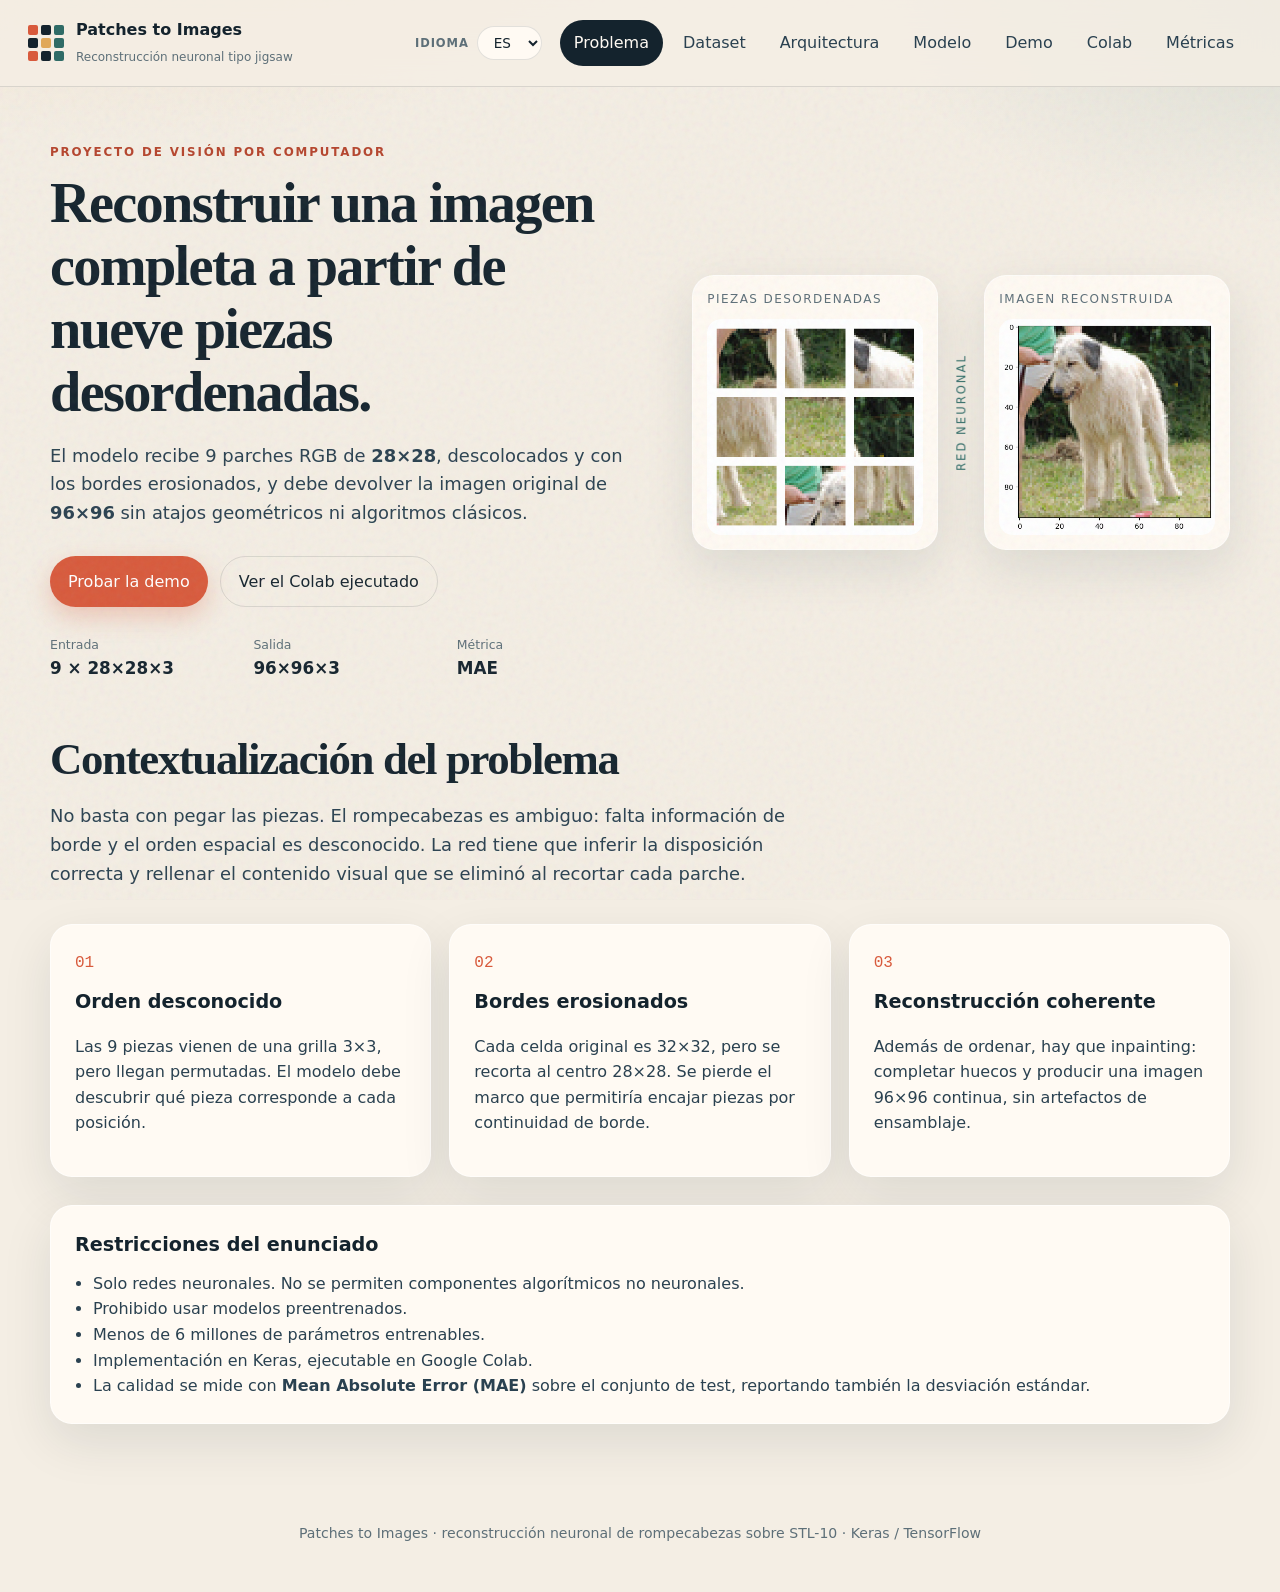
<file: index.html>
<!DOCTYPE html>
<html lang="es">
<head>
  <meta charset="UTF-8" />
  <meta name="viewport" content="width=device-width, initial-scale=1.0" />
  <title>Patches to Images — Reconstrucción de rompecabezas visual</title>
  <meta name="description" content="Proyecto de reconstrucción de imágenes 96×96 a partir de 9 parches desordenados de 28×28 sobre STL-10, con red neuronal en Keras." />
  <link rel="icon" href="data:image/svg+xml,%3Csvg xmlns='http://www.w3.org/2000/svg' viewBox='0 0 32 32'%3E%3Crect width='10' height='10' x='1' y='1' fill='%23d85a3c'/%3E%3Crect width='10' height='10' x='12' y='1' fill='%232f6b66'/%3E%3Crect width='10' height='10' x='23' y='1' fill='%2314232d'/%3E%3Crect width='10' height='10' x='1' y='12' fill='%23e0a85a'/%3E%3Crect width='10' height='10' x='12' y='12' fill='%23d85a3c'/%3E%3Crect width='10' height='10' x='23' y='12' fill='%232f6b66'/%3E%3Crect width='10' height='10' x='1' y='23' fill='%232f6b66'/%3E%3Crect width='10' height='10' x='12' y='23' fill='%2314232d'/%3E%3Crect width='10' height='10' x='23' y='23' fill='%23e0a85a'/%3E%3C/svg%3E" />
  <link rel="stylesheet" href="assets/vendor/github.min.css" />
  <link rel="stylesheet" href="assets/styles.css" />
</head>
<body>
  <div class="grain" aria-hidden="true"></div>

  <header class="topbar">
    <a class="brand" href="#problema" data-tab="problema">
      <span class="brand-mark" aria-hidden="true">
        <i></i><i></i><i></i><i></i><i></i><i></i><i></i><i></i><i></i>
      </span>
      <span>
        <strong>Patches to Images</strong>
        <small data-i18n="brand.sub">Reconstrucción neuronal tipo jigsaw</small>
      </span>
    </a>
    <div class="topbar-end">
      <label class="lang-switch">
        <span class="lang-label" data-i18n="lang.label">Idioma</span>
        <select id="lang-select" class="lang-select" data-i18n-aria="lang.aria" aria-label="Idioma de la página">
          <option value="es">ES</option>
          <option value="en">EN</option>
          <option value="pt">PT</option>
          <option value="it">IT</option>
        </select>
      </label>
      <nav class="tabs" role="tablist" data-i18n-aria="nav.aria" aria-label="Secciones del proyecto">
        <button class="tab is-active" role="tab" aria-selected="true" data-tab="problema" data-i18n="tab.problema">Problema</button>
        <button class="tab" role="tab" aria-selected="false" data-tab="dataset" data-i18n="tab.dataset">Dataset</button>
        <button class="tab" role="tab" aria-selected="false" data-tab="arquitectura" data-i18n="tab.arquitectura">Arquitectura</button>
        <button class="tab" role="tab" aria-selected="false" data-tab="modelo" data-i18n="tab.modelo">Modelo</button>
        <button class="tab" role="tab" aria-selected="false" data-tab="demo" data-i18n="tab.demo">Demo</button>
        <button class="tab" role="tab" aria-selected="false" data-tab="colab" data-i18n="tab.colab">Colab</button>
        <button class="tab" role="tab" aria-selected="false" data-tab="metricas" data-i18n="tab.metricas">Métricas</button>
      </nav>
    </div>
  </header>

  <main>
    <section class="panel is-active" id="problema" role="tabpanel">
      <div class="hero">
        <div class="hero-copy reveal">
          <p class="eyebrow" data-i18n="hero.eyebrow">Proyecto de visión por computador</p>
          <h1 data-i18n="hero.title">Reconstruir una imagen completa a partir de nueve piezas desordenadas.</h1>
          <p class="lead" data-i18n-html="hero.lead">
            El modelo recibe 9 parches RGB de <strong>28×28</strong>, descolocados y con los bordes erosionados,
            y debe devolver la imagen original de <strong>96×96</strong> sin atajos geométricos ni algoritmos clásicos.
          </p>
          <div class="hero-actions">
            <button class="btn primary" data-goto="demo" data-i18n="hero.btnDemo">Probar la demo</button>
            <button class="btn ghost" data-goto="colab" data-i18n="hero.btnColab">Ver el Colab ejecutado</button>
          </div>
          <dl class="hero-stats">
            <div>
              <dt data-i18n="hero.statInput">Entrada</dt>
              <dd>9 × 28×28×3</dd>
            </div>
            <div>
              <dt data-i18n="hero.statOutput">Salida</dt>
              <dd>96×96×3</dd>
            </div>
            <div>
              <dt data-i18n="hero.statMetric">Métrica</dt>
              <dd>MAE</dd>
            </div>
          </dl>
        </div>

        <div class="hero-stage reveal delay-1" aria-hidden="true">
          <div class="stage-card">
            <div class="stage-label" data-i18n="hero.stageScrambled">Piezas desordenadas</div>
            <div class="puzzle" id="hero-puzzle">
              <img src="notebook-assets/cell_14_out_0.png" alt="" />
            </div>
          </div>
          <div class="stage-arrow">
            <span data-i18n="hero.stageArrow">red neuronal</span>
          </div>
          <div class="stage-card reconstructed">
            <div class="stage-label" data-i18n="hero.stageReconstructed">Imagen reconstruida</div>
            <img src="notebook-assets/cell_13_out_1.png" alt="Imagen objetivo de un perro reconstruida a 96×96" data-i18n-alt="hero.altReconstructed" />
          </div>
        </div>
      </div>

      <div class="section-block">
        <h2 class="section-title" data-i18n="problema.contextTitle">Contextualización del problema</h2>
        <p class="section-intro" data-i18n="problema.contextIntro">
          No basta con pegar las piezas. El rompecabezas es ambiguo: falta información de borde
          y el orden espacial es desconocido. La red tiene que inferir la disposición correcta
          y rellenar el contenido visual que se eliminó al recortar cada parche.
        </p>

        <div class="card-grid three">
          <article class="info-card reveal">
            <span class="card-index">01</span>
            <h3 data-i18n="problema.c1.title">Orden desconocido</h3>
            <p data-i18n="problema.c1.text">Las 9 piezas vienen de una grilla 3×3, pero llegan permutadas. El modelo debe descubrir qué pieza corresponde a cada posición.</p>
          </article>
          <article class="info-card reveal delay-1">
            <span class="card-index">02</span>
            <h3 data-i18n="problema.c2.title">Bordes erosionados</h3>
            <p data-i18n="problema.c2.text">Cada celda original es 32×32, pero se recorta al centro 28×28. Se pierde el marco que permitiría encajar piezas por continuidad de borde.</p>
          </article>
          <article class="info-card reveal delay-2">
            <span class="card-index">03</span>
            <h3 data-i18n="problema.c3.title">Reconstrucción coherente</h3>
            <p data-i18n="problema.c3.text">Además de ordenar, hay que inpainting: completar huecos y producir una imagen 96×96 continua, sin artefactos de ensamblaje.</p>
          </article>
        </div>

        <aside class="constraint-box reveal">
          <h3 data-i18n="problema.constraintsTitle">Restricciones del enunciado</h3>
          <ul>
            <li data-i18n="problema.r1">Solo redes neuronales. No se permiten componentes algorítmicos no neuronales.</li>
            <li data-i18n="problema.r2">Prohibido usar modelos preentrenados.</li>
            <li data-i18n="problema.r3">Menos de 6 millones de parámetros entrenables.</li>
            <li data-i18n="problema.r4">Implementación en Keras, ejecutable en Google Colab.</li>
            <li data-i18n-html="problema.r5">La calidad se mide con <strong>Mean Absolute Error (MAE)</strong> sobre el conjunto de test, reportando también la desviación estándar.</li>
          </ul>
        </aside>
      </div>
    </section>

    <section class="panel" id="dataset" role="tabpanel" hidden>
      <div class="section-block">
        <p class="eyebrow" data-i18n="dataset.eyebrow">Datos</p>
        <h2 class="section-title" data-i18n="dataset.title">Sobre el dataset STL-10</h2>
        <p class="section-intro" data-i18n-html="dataset.intro">
          Se usa el conjunto no etiquetado de <strong>Stanford STL-10</strong>: 100.000 imágenes a color
          de resolución nativa 96×96, con 10 clases visuales. Es un recorte natural para este problema
          porque la salida del modelo coincide exactamente con el tamaño de cada imagen.
        </p>

        <div class="stat-row">
          <article class="stat-card reveal">
            <strong data-count="100000">100.000</strong>
            <span data-i18n="dataset.statImages">imágenes sin etiqueta</span>
          </article>
          <article class="stat-card reveal delay-1">
            <strong>96×96</strong>
            <span data-i18n="dataset.statRes">resolución RGB</span>
          </article>
          <article class="stat-card reveal delay-2">
            <strong>10</strong>
            <span data-i18n="dataset.statClasses">clases visuales</span>
          </article>
          <article class="stat-card reveal delay-3">
            <strong>80 / 10 / 10</strong>
            <span data-i18n="dataset.statSplit">train / val / test</span>
          </article>
        </div>

        <div class="split">
          <article class="info-card reveal">
            <h3 data-i18n="dataset.splitTitle">Partición usada</h3>
            <ul class="plain-list">
              <li data-i18n-html="dataset.split1"><strong>80.000</strong> imágenes de entrenamiento</li>
              <li data-i18n-html="dataset.split2"><strong>10.000</strong> de validación</li>
              <li data-i18n-html="dataset.split3"><strong>10.000</strong> de test</li>
            </ul>
            <p data-i18n="dataset.splitNote">El generador recorta 9 parches 32×32, recorta el centro a 28×28 y aplica una permutación aleatoria. La etiqueta es la imagen completa normalizada en [0, 1].</p>
          </article>
          <article class="info-card reveal delay-1">
            <h3 data-i18n="dataset.classesTitle">Clases de STL-10</h3>
            <div class="chip-wrap">
              <span class="chip">airplane</span>
              <span class="chip">bird</span>
              <span class="chip">car</span>
              <span class="chip">cat</span>
              <span class="chip">deer</span>
              <span class="chip">dog</span>
              <span class="chip">horse</span>
              <span class="chip">monkey</span>
              <span class="chip">ship</span>
              <span class="chip">truck</span>
            </div>
          </article>
        </div>

        <div class="gallery">
          <figure class="reveal">
            <img src="notebook-assets/cell_9_out_1.png" alt="Ejemplo del conjunto de test: vaca en escala de grises" data-i18n-alt="dataset.fig1.alt" />
            <figcaption data-i18n="dataset.fig1.cap">Muestra del set de test (imagen completa 96×96).</figcaption>
          </figure>
          <figure class="reveal delay-1">
            <img src="notebook-assets/cell_14_out_0.png" alt="Nueve parches desordenados de un perro" data-i18n-alt="dataset.fig2.alt" />
            <figcaption data-i18n="dataset.fig2.cap">El mismo tipo de muestra convertida en rompecabezas: 9 parches 28×28 con huecos.</figcaption>
          </figure>
          <figure class="reveal delay-2">
            <img src="notebook-assets/cell_13_out_1.png" alt="Imagen objetivo del perro" data-i18n-alt="dataset.fig3.alt" />
            <figcaption data-i18n="dataset.fig3.cap">Objetivo: reconstruir la escena original a partir de esas piezas.</figcaption>
          </figure>
        </div>
      </div>
    </section>

    <section class="panel" id="arquitectura" role="tabpanel" hidden>
      <div class="section-block">
        <p class="eyebrow" data-i18n="arch.eyebrow">Diseño</p>
        <h2 class="section-title" data-i18n="arch.title">Arquitectura de la solución</h2>
        <p class="section-intro" data-i18n-html="arch.intro">
          El modelo <em>Jigsaw_Model</em> es un pipeline 100% neuronal: entiende cada parche,
          infiere una permutación válida, arma un lienzo 96×96 y completa los huecos con una U-Net residual.
        </p>

        <ol class="pipeline">
          <li class="reveal">
            <span>1</span>
            <div>
              <h3 data-i18n="arch.s1.title">Entrada de parches</h3>
              <p data-i18n-html="arch.s1.text">Tensor <code>(B, 9, 28, 28, 3)</code>. Nueve piezas RGB desordenadas por batch.</p>
            </div>
          </li>
          <li class="reveal delay-1">
            <span>2</span>
            <div>
              <h3 data-i18n="arch.s2.title">Encoder robusto</h3>
              <p data-i18n-html="arch.s2.text">CNN <code>TimeDistributed</code> con convoluciones 64→128→256. Extrae un vector de 256 dimensiones por parche, sin mirar aún el contexto global.</p>
            </div>
          </li>
          <li class="reveal delay-2">
            <span>3</span>
            <div>
              <h3 data-i18n="arch.s3.title">Transformer</h3>
              <p data-i18n="arch.s3.text">Embeddings posicionales + 2 bloques de atención multi-cabeza (8 cabezas). Modela relaciones entre piezas para decidir el orden relativo.</p>
            </div>
          </li>
          <li class="reveal">
            <span>4</span>
            <div>
              <h3 data-i18n="arch.s4.title">Router Sinkhorn</h3>
              <p data-i18n="arch.s4.text">Capa personalizada que convierte logits 9×9 en una matriz doblemente estocástica. Fuerza una asignación 1 a 1, no un simple softmax independiente.</p>
            </div>
          </li>
          <li class="reveal delay-1">
            <span>5</span>
            <div>
              <h3 data-i18n="arch.s5.title">Reordenamiento físico</h3>
              <p data-i18n="arch.s5.text">La matriz de permutación reordena los parches originales, no solo sus embeddings. Se conserva la textura real de cada pieza.</p>
            </div>
          </li>
          <li class="reveal delay-2">
            <span>6</span>
            <div>
              <h3 data-i18n="arch.s6.title">Ensamblaje del lienzo</h3>
              <p data-i18n="arch.s6.text">Cada pieza se rellena a 32×32 y se coloca en una grilla 3×3. El canvas 96×96 queda con grietas: el material que se erosionó al generar el dataset.</p>
            </div>
          </li>
          <li class="reveal">
            <span>7</span>
            <div>
              <h3 data-i18n="arch.s7.title">U-Net de inpainting</h3>
              <p data-i18n="arch.s7.text">Una U-Net profunda predice un residual sobre el canvas. La suma pasa por sigmoid para devolver píxeles en [0, 1] y una imagen continua.</p>
            </div>
          </li>
        </ol>

        <div class="split">
          <article class="info-card reveal">
            <h3 data-i18n="arch.trainTitle">Entrenamiento</h3>
            <ul class="plain-list">
              <li data-i18n-html="arch.train1">Optimizador <strong>AdamW</strong> (lr 3e-4, weight decay 1e-4)</li>
              <li data-i18n-html="arch.train2">Pérdida y métrica: <strong>MAE</strong></li>
              <li data-i18n="arch.train3">Hasta 200 épocas, batch size 8</li>
              <li data-i18n="arch.train4">Callbacks: backup en Drive, checkpoint del mejor val_loss y ReduceLROnPlateau</li>
            </ul>
          </article>
          <article class="info-card reveal delay-1">
            <h3 data-i18n="arch.whyTitle">Por qué Sinkhorn + U-Net</h3>
            <p data-i18n="arch.whyText">El Transformer propone un orden; Sinkhorn lo vuelve una permutación válida. La U-Net no tiene que “inventar” el layout: solo rellena juntas y refina la textura. Esa separación mantiene el modelo por debajo de 6M de parámetros.</p>
          </article>
        </div>
      </div>
    </section>

    <section class="panel" id="modelo" role="tabpanel" hidden>
      <div class="section-block">
        <p class="eyebrow" data-i18n="model.eyebrow">Pesos entrenados</p>
        <h2 class="section-title" data-i18n="model.title">Enlace al modelo</h2>
        <p class="section-intro" data-i18n-html="model.intro">
          Los pesos se publican como un archivo <code>.keras</code> descargable con <code>gdown</code>,
          tal como exige el enunciado. En el Colab se cargan con <code>load_model(..., safe_mode=False)</code>
          para registrar la capa personalizada <code>SinkhornRouting</code>.
        </p>

        <div class="model-banner reveal">
          <div>
            <p class="eyebrow light">best_jigsaw_model.keras</p>
            <h3 data-i18n="model.bannerTitle">Modelo entrenado listo para cargar</h3>
            <p data-i18n="model.bannerText">Archivo de 60.2 MB. En el notebook se descargó correctamente y se cargó sin errores.</p>
            <div class="hero-actions">
              <a class="btn primary" href="https://drive.google.com/file/d/15FY3GuB5i2VcZCbnQ9P3bzsFND6lx9Vi/view" target="_blank" rel="noopener" data-i18n="model.btnDrive">Abrir en Google Drive</a>
              <a class="btn ghost" href="https://drive.google.com/uc?id=15FY3GuB5i2VcZCbnQ9P3bzsFND6lx9Vi" target="_blank" rel="noopener" data-i18n="model.btnGdown">Descarga directa (gdown)</a>
              <button class="btn ghost" type="button" data-goto="demo" data-i18n="model.btnDemo">Usar en la demo</button>
            </div>
          </div>
          <dl class="mini-stats">
            <div>
              <dt data-i18n="model.statTotal">Parámetros totales</dt>
              <dd>4.973.708</dd>
            </div>
            <div>
              <dt data-i18n="model.statTrain">Entrenables</dt>
              <dd>4.966.412</dd>
            </div>
            <div>
              <dt data-i18n="model.statLimit">Límite</dt>
              <dd>&lt; 6.000.000</dd>
            </div>
          </dl>
        </div>

        <pre class="snippet reveal"><code class="language-python">import gdown
from keras.models import load_model

file_id = "1HxgJPoTr0JcFl2NoyQA8dX_RkPzwfzxo"
url = f"https://drive.google.com/uc?id={file_id}"
gdown.download(url, "best_jigsaw_model.keras", quiet=False)
jigsaw_model = load_model("best_jigsaw_model.keras", safe_mode=False)</code></pre>
      </div>
    </section>

    <section class="panel" id="demo" role="tabpanel" hidden>
      <div class="section-block">
        <p class="eyebrow" data-i18n="demo.eyebrow">Prueba interactiva</p>
        <h2 class="section-title" data-i18n="demo.title">Demo</h2>
        <p class="section-intro" data-i18n-html="demo.intro">
          Sube una foto. La página la recorta a <strong>96×96</strong>, genera 9 parches <strong>28×28</strong>
          desordenados y reconstruye la imagen.
        </p>

        <label class="dropzone" id="demo-dropzone" for="demo-file">
          <input id="demo-file" type="file" accept="image/*" hidden />
          <strong data-i18n="demo.dropzone">Suelta una imagen o haz clic para elegirla</strong>
        </label>

        <div class="demo-actions">
          <button class="btn ghost" id="demo-sample" type="button">Cargar ejemplo</button>
          <button class="btn ghost" id="demo-shuffle" type="button" disabled>Nueva mezcla</button>
          <button class="btn primary" id="demo-run" type="button" disabled>Reconstruir</button>
          <p class="demo-mae" id="demo-mae" hidden></p>
        </div>

        <div class="demo-grid">
          <figure>
            <figcaption data-i18n="demo.fig1">1. Imagen 96×96</figcaption>
            <canvas id="demo-original" width="96" height="96"></canvas>
          </figure>
          <figure>
            <figcaption data-i18n="demo.fig2">2. Parches aleatorios</figcaption>
            <canvas id="demo-patches" width="96" height="96"></canvas>
          </figure>
          <figure>
            <figcaption data-i18n="demo.fig3">3. Reconstrucción</figcaption>
            <canvas id="demo-output" width="96" height="96"></canvas>
          </figure>
        </div>

      </div>
    </section>

    <section class="panel" id="colab" role="tabpanel" hidden>
      <div class="section-block colab-wrap">
        <p class="eyebrow" data-i18n="colab.eyebrow">Solución completa</p>
        <h2 class="section-title" data-i18n="colab.title">Colab de la solución</h2>
        <p class="section-intro" data-i18n="colab.intro">
          Abajo ves las salidas reales del notebook del repositorio. Descárgalo para abrirlo en Google Colab
          o ejecutarlo en local con el mismo entorno que en el proyecto.
        </p>
        <div class="hero-actions">
          <a class="btn primary" href="patches_to_image_spec.ipynb" download="patches_to_image_spec.ipynb" data-i18n="colab.download">Descargar notebook (.ipynb)</a>
        </div>

        <div class="colab-shell">
          <div class="colab-chrome">
            <div class="colab-dots" aria-hidden="true"><i></i><i></i><i></i></div>
            <div class="colab-title">
              <span class="colab-badge">Colab</span>
              patches_to_image_spec.ipynb
            </div>
            <div class="colab-meta" data-i18n="colab.meta">Python 3 · GPU A100 · 31 celdas</div>
          </div>
          <div id="notebook-root" class="notebook" data-i18n-skip></div>
        </div>
      </div>
    </section>

    <section class="panel" id="metricas" role="tabpanel" hidden>
      <div class="section-block">
        <p class="eyebrow" data-i18n="metrics.eyebrow">Resultados</p>
        <h2 class="section-title" data-i18n="metrics.title">Métricas obtenidas</h2>
        <p class="section-intro" data-i18n="metrics.intro">
          La métrica oficial es MAE sobre el test set, con su desviación estándar.
          El baseline ingenuo —repetir el parche medio y reescalar— sirve de referencia.
        </p>

        <div class="metrics-compare">
          <article class="metric-card baseline reveal">
            <p data-i18n="metrics.baseline">Baseline · parche medio</p>
            <strong>0.18264</strong>
            <span>MAE ± 0.00100</span>
          </article>
          <div class="metric-delta reveal delay-1">
            <span>×3.8</span>
            <small data-i18n="metrics.delta">menor error</small>
          </div>
          <article class="metric-card model reveal delay-2">
            <p data-i18n="metrics.model">Jigsaw_Model · test</p>
            <strong>0.04853</strong>
            <span>MAE ± 0.04650</span>
          </article>
        </div>

        <div class="card-grid three">
          <article class="info-card reveal">
            <h3 data-i18n="metrics.v1.title">Validación</h3>
            <p data-i18n-html="metrics.v1.text">El mejor <code>val_loss</code> guardado por checkpoint fue <strong>0.04751</strong>. En las últimas épocas el MAE de entrenamiento se estabilizó cerca de 0.0438.</p>
          </article>
          <article class="info-card reveal delay-1">
            <h3 data-i18n="metrics.v2.title">Capacidad</h3>
            <p data-i18n-html="metrics.v2.text"><strong>4.97M</strong> parámetros totales, <strong>4.97M</strong> entrenables. Queda ~1M por debajo del tope de 6 millones.</p>
          </article>
          <article class="info-card reveal delay-2">
            <h3 data-i18n="metrics.v3.title">Calidad visual</h3>
            <p data-i18n="metrics.v3.text">En las muestras de test, el modelo recoloca las piezas y rellena juntas. El error residual se concentra en texturas finas, no en el layout.</p>
          </article>
        </div>

        <figure class="result-figure reveal">
          <img src="notebook-assets/cell_30_out_1.png" alt="Comparación de parches, predicción y objetivo para tres muestras de test" data-i18n-alt="metrics.fig.alt" />
          <figcaption data-i18n="metrics.fig.cap">Ejecución real del notebook: parches de entrada, predicción del modelo y objetivo, para tres muestras del test set.</figcaption>
        </figure>
      </div>
    </section>
  </main>

  <footer class="site-footer">
    <p data-i18n="footer.text">Patches to Images · reconstrucción neuronal de rompecabezas sobre STL-10 · Keras / TensorFlow</p>
  </footer>

  <script src="assets/i18n.js"></script>
  <script src="assets/vendor/highlight.min.js"></script>
  <script src="assets/vendor/tf.min.js"></script>
  <script src="assets/notebook-data.js"></script>
  <script src="assets/app.js"></script>
  <script src="assets/demo.js"></script>
</body>
</html>
</file>
<file: assets/styles.css>
:root {
  --ink: #14232d;
  --ink-soft: #2a4150;
  --muted: #5d6f78;
  --paper: #f4eee4;
  --paper-2: #ebe1d1;
  --cream: #fffaf3;
  --coral: #d85a3c;
  --coral-deep: #b5442c;
  --gold: #e0a85a;
  --teal: #2f6b66;
  --teal-soft: #7ea39a;
  --line: rgba(20, 35, 45, 0.12);
  --shadow: 0 18px 50px rgba(20, 35, 45, 0.1);
  --radius: 22px;
  --font: "Segoe UI", system-ui, sans-serif;
  --display: Georgia, "Times New Roman", serif;
  --mono: Consolas, "Cascadia Mono", ui-monospace, monospace;
}

* { box-sizing: border-box; }
html, body { margin: 0; padding: 0; }
body {
  font-family: var(--font);
  color: var(--ink);
  background:
    radial-gradient(1200px 600px at 10% -10%, rgba(224, 168, 90, 0.18), transparent 50%),
    radial-gradient(900px 500px at 100% 0%, rgba(47, 107, 102, 0.12), transparent 45%),
    var(--paper);
  min-height: 100vh;
  line-height: 1.6;
}

img { max-width: 100%; display: block; }
button, a { font: inherit; }
code { font-family: var(--mono); font-size: 0.92em; }

.grain {
  pointer-events: none;
  position: fixed;
  inset: 0;
  z-index: 8;
  opacity: 0.07;
  background-image: url("data:image/svg+xml,%3Csvg viewBox='0 0 200 200' xmlns='http://www.w3.org/2000/svg'%3E%3Cfilter id='n'%3E%3CfeTurbulence type='fractalNoise' baseFrequency='.8' numOctaves='4' stitchTiles='stitch'/%3E%3C/filter%3E%3Crect width='100%25' height='100%25' filter='url(%23n)'/%3E%3C/svg%3E");
}

.topbar {
  position: sticky;
  top: 0;
  z-index: 20;
  display: flex;
  align-items: center;
  justify-content: space-between;
  gap: 24px;
  padding: 16px 28px;
  background: rgba(244, 238, 228, 0.82);
  backdrop-filter: blur(16px);
  border-bottom: 1px solid var(--line);
}

.brand {
  display: flex;
  align-items: center;
  gap: 12px;
  text-decoration: none;
  color: inherit;
  min-width: 220px;
}
.brand strong { display: block; font-size: 1rem; }
.brand small { color: var(--muted); font-size: 0.75rem; }
.brand-mark {
  width: 36px;
  height: 36px;
  display: grid;
  grid-template-columns: repeat(3, 1fr);
  gap: 3px;
}
.brand-mark i {
  background: var(--ink);
  border-radius: 2px;
  animation: pulse-tile 2.8s ease-in-out infinite;
}
.brand-mark i:nth-child(odd) { background: var(--coral); }
.brand-mark i:nth-child(3n) { background: var(--teal); animation-delay: 0.4s; }
.brand-mark i:nth-child(5) { background: var(--gold); animation-delay: 0.2s; }

.topbar-end {
  display: flex;
  align-items: center;
  gap: 14px;
  min-width: 0;
  flex: 1;
  justify-content: flex-end;
}

.lang-switch {
  display: flex;
  align-items: center;
  gap: 8px;
  flex-shrink: 0;
}
.lang-label {
  font-size: 0.72rem;
  font-weight: 700;
  letter-spacing: 0.08em;
  text-transform: uppercase;
  color: var(--muted);
}
.lang-select {
  border: 1px solid var(--line);
  border-radius: 999px;
  padding: 7px 12px;
  background: var(--cream);
  color: var(--ink);
  font: inherit;
  font-size: 0.85rem;
  cursor: pointer;
}
.lang-select:focus-visible {
  outline: 2px solid var(--teal);
  outline-offset: 2px;
}

.tabs {
  display: flex;
  gap: 6px;
  overflow-x: auto;
  padding: 4px;
}
.tab {
  border: 0;
  background: transparent;
  color: var(--ink-soft);
  padding: 10px 14px;
  border-radius: 999px;
  cursor: pointer;
  white-space: nowrap;
  transition: 0.25s ease;
}
.tab:hover { background: rgba(20, 35, 45, 0.06); }
.tab.is-active {
  background: var(--ink);
  color: var(--cream);
}

.panel { display: none; animation: rise 0.55s ease; }
.panel.is-active { display: block; }

.hero, .section-block {
  width: min(1180px, calc(100% - 40px));
  margin: 0 auto;
}
.hero {
  display: grid;
  grid-template-columns: 1.05fr 0.95fr;
  gap: 48px;
  padding: 56px 0 24px;
  align-items: center;
}
.section-block { padding: 28px 0 72px; }

.eyebrow {
  text-transform: uppercase;
  letter-spacing: 0.16em;
  font-size: 0.74rem;
  color: var(--coral-deep);
  font-weight: 700;
  margin: 0 0 10px;
}
.eyebrow.light { color: #f3c7b6; }

h1, h2, .section-title {
  font-family: var(--display);
  font-weight: 620;
  letter-spacing: -0.03em;
  line-height: 1.12;
}
h1 { font-size: clamp(2.2rem, 4.4vw, 4.1rem); margin: 0 0 18px; }
.section-title { font-size: clamp(2rem, 3.5vw, 3.2rem); margin: 0 0 16px; }
.lead, .section-intro {
  font-size: 1.12rem;
  color: var(--ink-soft);
  max-width: 68ch;
}
.section-intro { margin-bottom: 36px; }

.hero-actions { display: flex; flex-wrap: wrap; gap: 12px; margin: 28px 0; }
.btn {
  border: 0;
  text-decoration: none;
  display: inline-flex;
  align-items: center;
  justify-content: center;
  padding: 12px 18px;
  border-radius: 999px;
  cursor: pointer;
  transition: transform 0.2s ease, box-shadow 0.2s ease, background 0.2s ease;
}
.btn:hover { transform: translateY(-2px); }
.btn.primary { background: var(--coral); color: white; box-shadow: 0 10px 24px rgba(216, 90, 60, 0.28); }
.btn.ghost { background: transparent; color: var(--ink); border: 1px solid var(--line); }

.hero-stats {
  display: grid;
  grid-template-columns: repeat(3, minmax(0, 1fr));
  gap: 16px;
  margin: 8px 0 0;
}
.hero-stats dt { font-size: 0.78rem; color: var(--muted); }
.hero-stats dd { margin: 0; font-weight: 700; font-size: 1.05rem; }

.hero-stage {
  display: grid;
  grid-template-columns: 1fr auto 1fr;
  gap: 14px;
  align-items: center;
}
.stage-card {
  background: var(--cream);
  border-radius: var(--radius);
  padding: 14px;
  box-shadow: var(--shadow);
  border: 1px solid rgba(255,255,255,0.6);
}
.stage-card img, .puzzle img {
  width: 100%;
  border-radius: 14px;
  background: #ddd;
}
.stage-label {
  font-size: 0.75rem;
  text-transform: uppercase;
  letter-spacing: 0.12em;
  color: var(--muted);
  margin-bottom: 10px;
}
.stage-arrow {
  writing-mode: vertical-rl;
  transform: rotate(180deg);
  font-size: 0.72rem;
  letter-spacing: 0.18em;
  text-transform: uppercase;
  color: var(--teal);
}
.puzzle {
  overflow: hidden;
  border-radius: 14px;
  animation: assemble 2.8s ease both;
}

.card-grid { display: grid; gap: 18px; }
.card-grid.three { grid-template-columns: repeat(3, minmax(0, 1fr)); }
.info-card, .constraint-box, .stat-card, .metric-card, .model-banner {
  background: var(--cream);
  border: 1px solid rgba(255,255,255,0.65);
  border-radius: var(--radius);
  box-shadow: var(--shadow);
}
.info-card, .constraint-box { padding: 24px; }
.card-index {
  display: inline-block;
  font-family: var(--mono);
  color: var(--coral);
  margin-bottom: 10px;
}
.info-card h3, .constraint-box h3 { margin: 0 0 10px; font-size: 1.2rem; }
.info-card p, .constraint-box li { color: var(--ink-soft); }
.constraint-box { margin-top: 28px; }
.constraint-box ul { margin: 0; padding-left: 18px; }

.stat-row {
  display: grid;
  grid-template-columns: repeat(4, minmax(0, 1fr));
  gap: 16px;
  margin-bottom: 28px;
}
.stat-card { padding: 22px; }
.stat-card strong {
  display: block;
  font-family: var(--display);
  font-size: 2rem;
  line-height: 1.1;
}
.stat-card span { color: var(--muted); font-size: 0.92rem; }

.split { display: grid; grid-template-columns: 1fr 1fr; gap: 18px; margin-bottom: 28px; }
.plain-list { padding-left: 18px; color: var(--ink-soft); }
.chip-wrap { display: flex; flex-wrap: wrap; gap: 8px; }
.chip {
  background: #efe4d3;
  border-radius: 999px;
  padding: 6px 12px;
  font-size: 0.88rem;
}

.gallery, .card-grid { margin-bottom: 8px; }
.gallery {
  display: grid;
  grid-template-columns: repeat(3, minmax(0, 1fr));
  gap: 16px;
}
.gallery figure, .result-figure {
  margin: 0;
  background: var(--cream);
  border-radius: var(--radius);
  overflow: hidden;
  box-shadow: var(--shadow);
}
.gallery img, .result-figure img { width: 100%; }
.gallery figcaption, .result-figure figcaption {
  padding: 12px 16px 16px;
  color: var(--muted);
  font-size: 0.9rem;
}

.pipeline {
  list-style: none;
  padding: 0;
  margin: 0 0 32px;
  display: grid;
  gap: 12px;
}
.pipeline li {
  display: grid;
  grid-template-columns: 56px 1fr;
  gap: 16px;
  align-items: start;
  background: var(--cream);
  border-radius: 18px;
  padding: 16px 18px;
  box-shadow: var(--shadow);
}
.pipeline span {
  width: 44px;
  height: 44px;
  border-radius: 50%;
  display: grid;
  place-items: center;
  background: var(--ink);
  color: var(--cream);
  font-weight: 700;
}
.pipeline h3 { margin: 0 0 4px; }
.pipeline p { margin: 0; color: var(--ink-soft); }

.model-banner {
  display: grid;
  grid-template-columns: 1.4fr 0.8fr;
  gap: 24px;
  padding: 28px;
  background:
    linear-gradient(135deg, #1a3038, #24443e 55%, #8a4a34);
  color: #fffaf3;
  margin-bottom: 22px;
}
.model-banner h3 { font-family: var(--display); font-size: 2rem; margin: 0 0 8px; }
.model-banner p { color: #ecdcc8; }
.mini-stats { display: grid; gap: 12px; margin: 0; }
.mini-stats dt { color: #d7c4ae; font-size: 0.8rem; }
.mini-stats dd { margin: 0; font-size: 1.4rem; font-weight: 700; }

.snippet {
  background: #17242c;
  color: #f6efe4;
  border-radius: 18px;
  padding: 20px;
  overflow: auto;
  box-shadow: var(--shadow);
}
.snippet code,
.snippet .hljs {
  color: #f6efe4;
  background: transparent;
}
.snippet .hljs-keyword { color: #f3b184; }
.snippet .hljs-string { color: #ead48a; }
.snippet .hljs-built_in,
.snippet .hljs-title { color: #8fcdb8; }
.snippet .hljs-number { color: #e0a85a; }
.model-banner .btn.ghost {
  color: #fffaf3;
  border-color: rgba(255, 250, 243, 0.32);
}

.metrics-compare {
  display: grid;
  grid-template-columns: 1fr auto 1fr;
  gap: 18px;
  align-items: stretch;
  margin-bottom: 28px;
}
.metric-card { padding: 28px; text-align: center; }
.metric-card p { margin: 0; color: var(--muted); }
.metric-card strong {
  display: block;
  font-family: var(--display);
  font-size: clamp(2.6rem, 5vw, 4.2rem);
  margin: 8px 0;
}
.metric-card.model { background: #1f3a36; color: #fff7ec; }
.metric-card.model p, .metric-card.model span { color: #d7c8b0; }
.metric-delta {
  align-self: center;
  text-align: center;
  background: var(--gold);
  color: var(--ink);
  border-radius: 999px;
  width: 92px;
  height: 92px;
  display: grid;
  place-content: center;
  font-family: var(--display);
  box-shadow: var(--shadow);
}
.metric-delta span { font-size: 1.5rem; font-weight: 700; }
.result-figure { margin-top: 18px; }

.colab-shell {
  background: #fff;
  border-radius: 20px;
  overflow: hidden;
  box-shadow: var(--shadow);
  border: 1px solid #eadfce;
}
.colab-chrome {
  display: flex;
  align-items: center;
  justify-content: space-between;
  gap: 16px;
  padding: 12px 16px;
  background: #f8f4ee;
  border-bottom: 1px solid #eadfce;
}
.colab-dots { display: flex; gap: 6px; }
.colab-dots i { width: 10px; height: 10px; border-radius: 50%; background: #d0c4b4; }
.colab-dots i:first-child { background: #e06b4f; }
.colab-title { font-weight: 600; }
.colab-badge {
  background: #f9ab00;
  color: #1f1f1f;
  border-radius: 6px;
  padding: 2px 7px;
  font-size: 0.75rem;
  margin-right: 8px;
}
.colab-meta { color: var(--muted); font-size: 0.82rem; }
.notebook { padding: 8px 0 24px; background: #fff; }

.nb-cell { display: grid; grid-template-columns: 72px 1fr; gap: 8px; padding: 8px 16px; }
.nb-cell.markdown { align-items: start; }
.nb-gutter {
  font-family: var(--mono);
  font-size: 0.75rem;
  color: #303f9f;
  padding-top: 10px;
  user-select: none;
}
.nb-cell.markdown .nb-gutter { color: transparent; }
.nb-code {
  background: #f7f7f7;
  border-radius: 8px;
  overflow: auto;
  border: 1px solid #eee;
}
.nb-code pre { margin: 0; padding: 12px 14px; }
.nb-md { padding: 4px 8px 8px 0; max-width: 80ch; }
.nb-md h1, .nb-md h2, .nb-md h3 { font-family: var(--display); margin: 0.4em 0 0.35em; }
.nb-md p { margin: 0.4em 0; color: #333; }
.nb-md ul, .nb-md ol { padding-left: 18px; }
.nb-out { grid-column: 2; }
.nb-stream, .nb-plain {
  font-family: var(--mono);
  font-size: 0.78rem;
  white-space: pre;
  overflow-x: auto;
  background: #fff;
  color: #222;
  margin: 6px 0;
  line-height: 1.35;
}
.nb-img {
  max-width: min(720px, 100%);
  border: 1px solid #eee;
  border-radius: 8px;
  margin: 8px 0 12px;
  background: #fff;
}
.nb-empty { color: #9aa; font-size: 0.75rem; font-family: var(--mono); }

.site-footer {
  text-align: center;
  color: var(--muted);
  padding: 12px 20px 36px;
  font-size: 0.88rem;
}

.reveal {
  opacity: 0;
  transform: translateY(16px);
  animation: rise 0.7s ease forwards;
}
.delay-1 { animation-delay: 0.1s; }
.delay-2 { animation-delay: 0.2s; }
.delay-3 { animation-delay: 0.3s; }

@keyframes rise {
  to { opacity: 1; transform: none; }
}
@keyframes pulse-tile {
  50% { opacity: 0.45; transform: scale(0.86); }
}
@keyframes assemble {
  0% { filter: blur(6px); transform: scale(0.96) rotate(-1deg); }
  100% { filter: none; transform: none; }
}

.dropzone {
  display: grid;
  place-items: center;
  gap: 6px;
  min-height: 140px;
  padding: 28px;
  border: 1.5px dashed rgba(20, 35, 45, 0.22);
  border-radius: var(--radius);
  background: var(--cream);
  cursor: pointer;
  text-align: center;
  transition: border-color 0.2s ease, transform 0.2s ease, background 0.2s ease;
}
.dropzone:hover, .dropzone.is-hot {
  border-color: var(--coral);
  background: #fff7ef;
  transform: translateY(-2px);
}
.dropzone span { color: var(--muted); font-size: 0.92rem; }

.demo-status {
  display: flex;
  align-items: flex-start;
  gap: 12px;
  padding: 14px 16px;
  border-radius: 16px;
  margin-bottom: 18px;
  background: var(--cream);
  box-shadow: var(--shadow);
}
.demo-status p { margin: 0; }
.demo-dot {
  width: 10px;
  height: 10px;
  margin-top: 7px;
  border-radius: 50%;
  background: var(--gold);
  flex: 0 0 auto;
}
.demo-status[data-state="ready"] .demo-dot { background: var(--teal); }
.demo-status[data-state="missing"] .demo-dot { background: var(--coral); }
.demo-status[data-state="error"] .demo-dot { background: var(--coral-deep); }

.demo-actions {
  display: flex;
  flex-wrap: wrap;
  align-items: center;
  gap: 12px;
  margin: 18px 0;
}
.demo-actions .btn:disabled {
  opacity: 0.45;
  cursor: not-allowed;
  transform: none;
}
.demo-mae {
  margin: 0;
  font-family: var(--mono);
  font-size: 0.88rem;
  color: var(--teal);
}

.demo-grid {
  display: grid;
  grid-template-columns: repeat(3, minmax(0, 1fr));
  gap: 16px;
  margin-bottom: 28px;
}
.demo-grid figure {
  margin: 0;
  background: var(--cream);
  border-radius: var(--radius);
  padding: 14px;
  box-shadow: var(--shadow);
}
.demo-grid figcaption {
  font-size: 0.78rem;
  letter-spacing: 0.1em;
  text-transform: uppercase;
  color: var(--muted);
  margin-bottom: 10px;
}
.demo-grid canvas {
  width: 100%;
  aspect-ratio: 1;
  image-rendering: pixelated;
  background:
    linear-gradient(45deg, #efe4d3 25%, transparent 25%) 0 0 / 16px 16px,
    linear-gradient(-45deg, #efe4d3 25%, transparent 25%) 0 8px / 16px 16px,
    #fffaf3;
  border-radius: 12px;
}
.snippet.compact {
  margin: 10px 0 0;
  padding: 12px 14px;
}
.constraint-box .plain-list { padding-left: 18px; }

@media (max-width: 980px) {
  .topbar { flex-direction: column; align-items: stretch; }
  .topbar-end { flex-direction: column; align-items: stretch; }
  .lang-switch { justify-content: space-between; }
  .hero, .hero-stage, .card-grid.three, .stat-row, .split, .gallery, .model-banner, .metrics-compare, .demo-grid {
    grid-template-columns: 1fr;
  }
  .hero-stage { gap: 18px; }
  .stage-arrow { writing-mode: horizontal-tb; transform: none; text-align: center; }
  .metric-delta { margin: 0 auto; }
  .nb-cell { grid-template-columns: 42px 1fr; padding-inline: 10px; }
}

@media (prefers-reduced-motion: reduce) {
  *, *::before, *::after {
    animation: none !important;
    transition: none !important;
  }
  .reveal { opacity: 1; transform: none; }
}
</file>
<file: assets/vendor/github.min.css>
pre code.hljs{display:block;overflow-x:auto;padding:1em}code.hljs{padding:3px 5px}/*!
  Theme: GitHub
  Description: Light theme as seen on github.com
  Author: github.com
  Maintainer: @Hirse
  Updated: 2021-05-15

  Outdated base version: https://github.com/primer/github-syntax-light
  Current colors taken from GitHub's CSS
*/.hljs{color:#24292e;background:#fff}.hljs-doctag,.hljs-keyword,.hljs-meta .hljs-keyword,.hljs-template-tag,.hljs-template-variable,.hljs-type,.hljs-variable.language_{color:#d73a49}.hljs-title,.hljs-title.class_,.hljs-title.class_.inherited__,.hljs-title.function_{color:#6f42c1}.hljs-attr,.hljs-attribute,.hljs-literal,.hljs-meta,.hljs-number,.hljs-operator,.hljs-selector-attr,.hljs-selector-class,.hljs-selector-id,.hljs-variable{color:#005cc5}.hljs-meta .hljs-string,.hljs-regexp,.hljs-string{color:#032f62}.hljs-built_in,.hljs-symbol{color:#e36209}.hljs-code,.hljs-comment,.hljs-formula{color:#6a737d}.hljs-name,.hljs-quote,.hljs-selector-pseudo,.hljs-selector-tag{color:#22863a}.hljs-subst{color:#24292e}.hljs-section{color:#005cc5;font-weight:700}.hljs-bullet{color:#735c0f}.hljs-emphasis{color:#24292e;font-style:italic}.hljs-strong{color:#24292e;font-weight:700}.hljs-addition{color:#22863a;background-color:#f0fff4}.hljs-deletion{color:#b31d28;background-color:#ffeef0}
</file>
